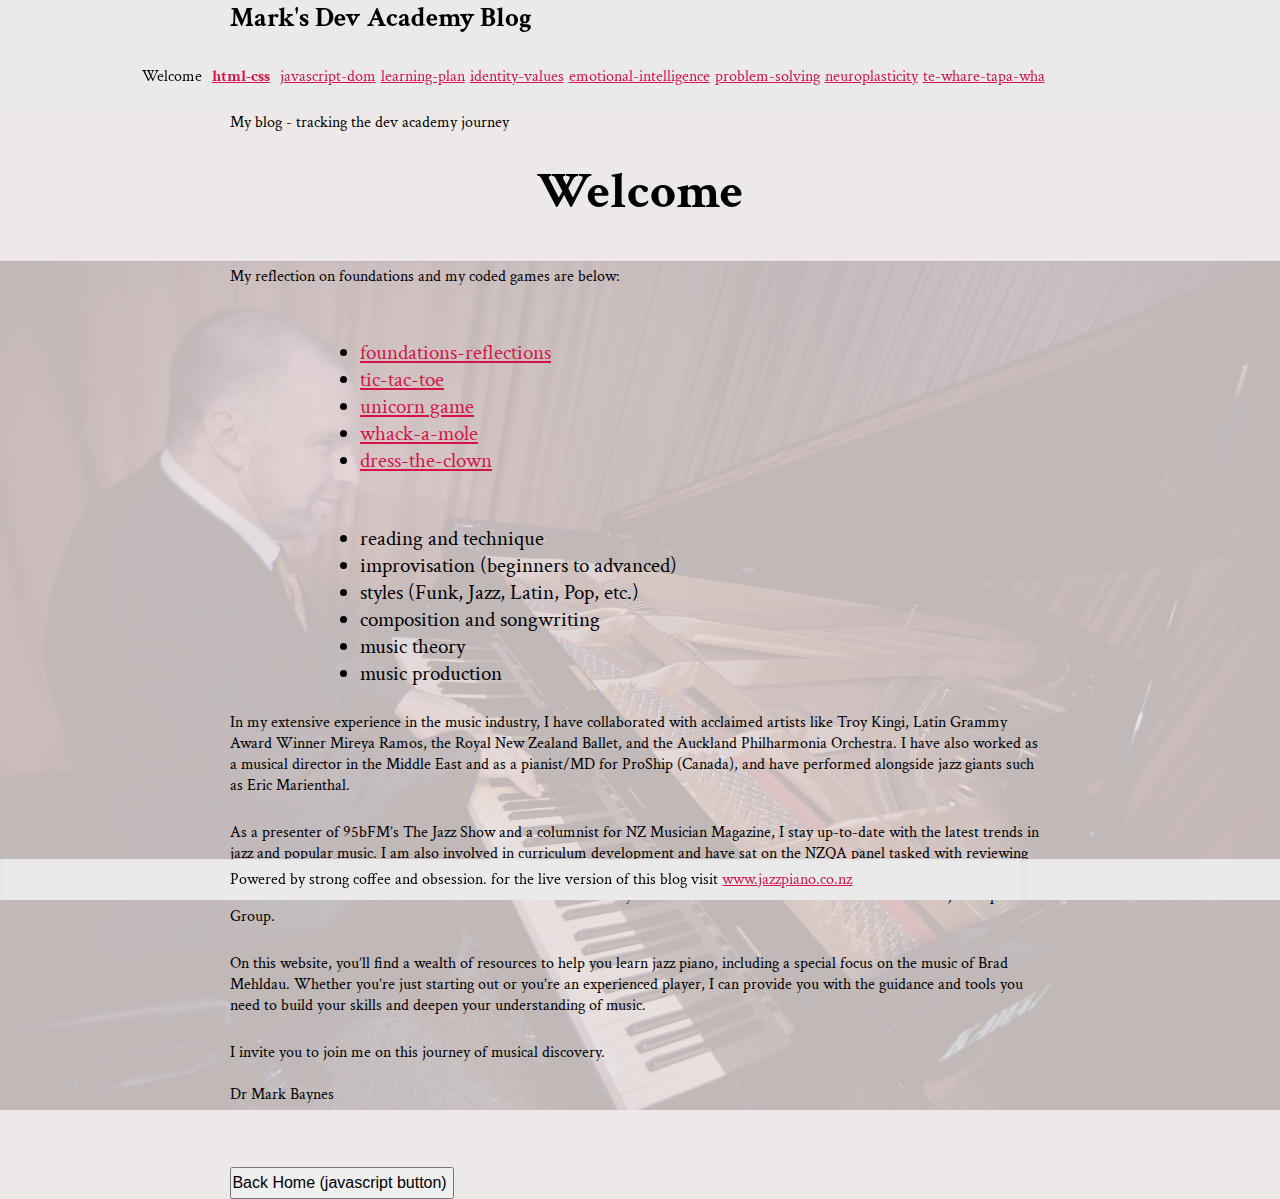
<file: index.html>
<!doctype html>
  <head>
    <title>My blog - tracking the dev academy journey</title>
    <link href="styles/main.css" rel="stylesheet" type="text/css" />
    <link href="https://fonts.googleapis.com/css2?family=Crimson+Text&display=swap" rel="stylesheet">
    <meta name="viewport" content="width=350, initial-scale=1" />


  </head>  
  <body>
    <div class="nav">
      <div class="header">
        <span class="jazzpiano">Mark's Dev Academy Blog</span>
        <div class="right-items">
          <span id="welcome">Welcome</span>
          <span class="html-css"><a href="blog/html-css.html">html-css</a></span>
          <span class="javascript-dom"><a href="blog/javascript-dom.html">javascript-dom</a></span>
          <span class="learning-plan"><a href="blog/learning-plan.html">learning-plan</a></span>
          <span class="identity-values"><a href="blog/identity-values.html">identity-values</a></span>
          <span class="emotional-intelligence"><a href="blog/emotional-intelligence.html">emotional-intelligence</a></span>
          <span class="problem-solving"><a href="blog/problem-solving.html">problem-solving</a></span>
          <span class="neuroplasticity"><a href="blog/neuroplasticity.html">neuroplasticity</a></span>
          <span class="nte-whare-tapa-wha"><a href="blog/te-whare-tapa-wha.html">te-whare-tapa-wha</a></span>
        </div>
      </div>
    </div>
    <div class="specialising">My blog - tracking the dev academy journey</div>
    <div class="welcome-header">Welcome</div>
  <div class="content">
    <div class="background-image">
    <p>My reflection on foundations and my coded games are below: </p>
    <p>
<ul class="indented-list">
       <li><a href="blog/foundations-reflections.html">foundations-reflections</a></li>
          <li><a href="https://www.jazzpiano.co.nz/ttt/">tic-tac-toe</a></li>
          <li><a href="https://www.jazzpiano.co.nz/unicorn/">unicorn game</a></li>
          <li><a href="https://www.jazzpiano.co.nz/whack/">whack-a-mole</a></li>
          <li><a href="https://www.jazzpiano.co.nz/clown/">dress-the-clown</a></li></ul>
          </p>
    
    <ul class="indented-list">
      <li>reading and technique</li>
      <li>improvisation (beginners to advanced)</li>
      <li>styles (Funk, Jazz, Latin, Pop, etc.)</li>
      <li>composition and songwriting</li>
      <li>music theory</li>
      <li>music production</li>
    </ul>
    <p>
      In my extensive experience in the music industry, I have collaborated with acclaimed artists like Troy Kingi, Latin Grammy Award Winner Mireya Ramos, the Royal New Zealand Ballet, and the Auckland Philharmonia Orchestra. I have also worked as a musical director in the Middle East and as a pianist/MD for ProShip (Canada), and have performed alongside jazz giants such as Eric Marienthal.
    </p>
    <p>As a presenter of 95bFM’s The Jazz Show and a columnist for NZ Musician Magazine, I stay up-to-date with the latest trends in jazz and popular music. I am also involved in curriculum development and have sat on the NZQA panel tasked with reviewing unit standards for music technology L1-3. I run Networks of Expertise workshops teaching popular music analysis to secondary school teachers and review achievement standards at secondary school level at NCEA levels 1-3 on the Music Subject Experts Group.</p>
    <p>On this website, you’ll find a wealth of resources to help you learn jazz piano, including a special focus on the music of Brad Mehldau. Whether you’re just starting out or you’re an experienced player, I can provide you with the guidance and tools you need to build your skills and deepen your understanding of music.</p>
    <p>I invite you to join me on this journey of musical discovery.<br><br>
    Dr Mark Baynes</p>
    </div>
  </div>
  <div class="footer">Powered by strong coffee and obsession. for the live version of this blog visit <a href="https://www.jazzpiano.co.nz" target="_blank">www.jazzpiano.co.nz</a></div>
    <button class="button" id="backHomeButton">Back Home (javascript button)</button>
    <script src="../javascript.js"></script>
  </body>
</html>
</file>
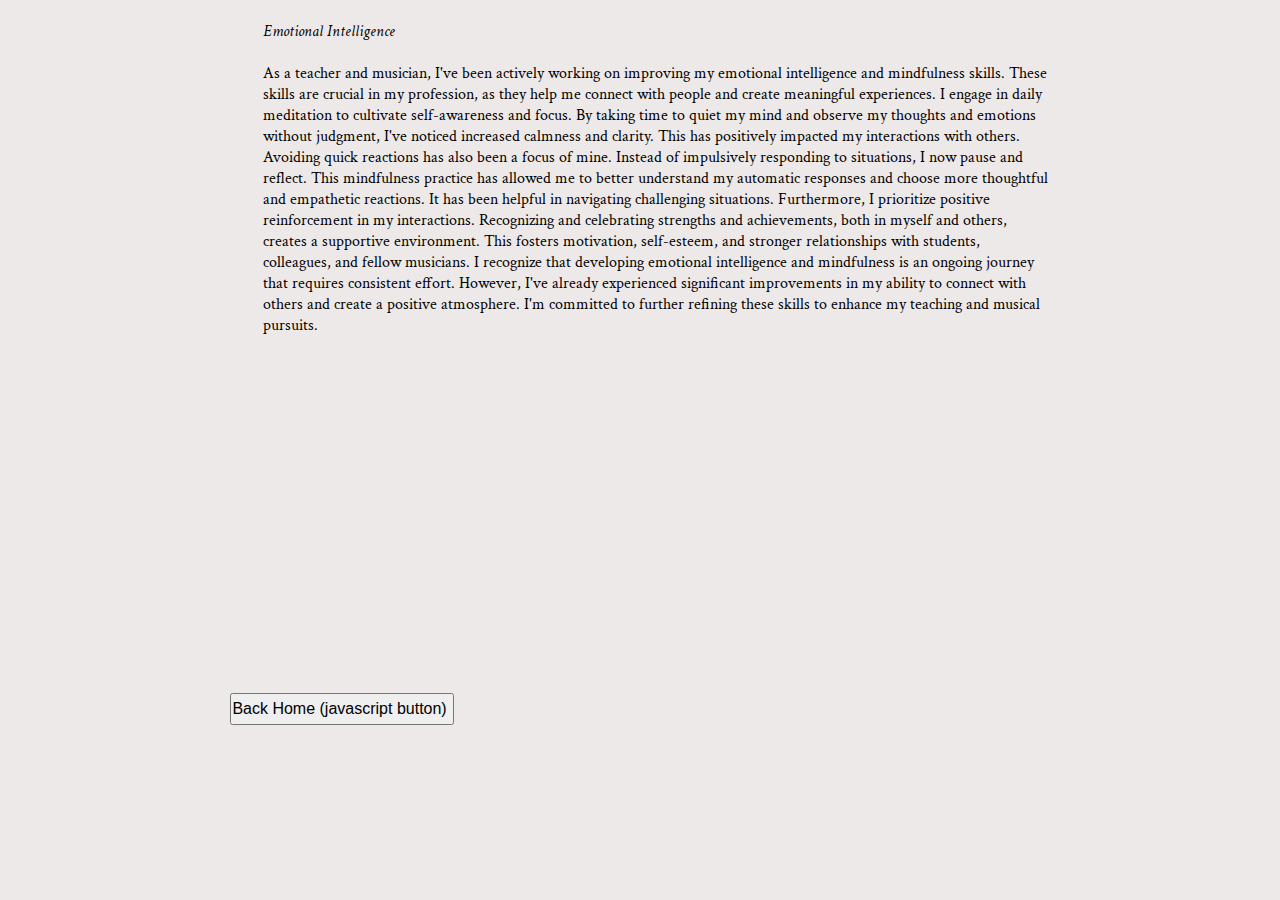
<file: blog/emotional-intelligence.html>
<!DOCTYPE html>
<html lang="en">

<head>
  <meta charset="UTF-8">
  <meta name="viewport" content="width=device-width, initial-scale=1.0">
  <link href="../styles/main.css" rel="stylesheet" type="text/css">
  <link href="https://fonts.googleapis.com/css2?family=Crimson+Text&display=swap" rel="stylesheet">
  <title>Emotional Intelligence</title>
</head>

<body>
  <ol>
    <div class="default-blog-paragraph">
      <em>Emotional Intelligence</em><br><br>
      As a teacher and musician, I've been actively working on improving my emotional intelligence and mindfulness skills.
      These skills are crucial in my profession, as they help me connect with people and create meaningful experiences. I
      engage in daily meditation to cultivate self-awareness and focus. By taking time to quiet my mind and observe my
      thoughts and emotions without judgment, I've noticed increased calmness and clarity. This has positively impacted my
      interactions with others.
      
      Avoiding quick reactions has also been a focus of mine. Instead of impulsively responding to situations, I now pause and
      reflect. This mindfulness practice has allowed me to better understand my automatic responses and choose more thoughtful
      and empathetic reactions. It has been helpful in navigating challenging situations.
      
      Furthermore, I prioritize positive reinforcement in my interactions. Recognizing and celebrating strengths and
      achievements, both in myself and others, creates a supportive environment. This fosters motivation, self-esteem, and
      stronger relationships with students, colleagues, and fellow musicians.
      
      I recognize that developing emotional intelligence and mindfulness is an ongoing journey that requires consistent
      effort. However, I've already experienced significant improvements in my ability to connect with others and create a
      positive atmosphere. I'm committed to further refining these skills to enhance my teaching and musical pursuits.<br><br>
      <em></em><br>
      <br><br>
      <em></em><br>
      <br><br>
      <em></em><br>
      <br><br>
      <em></em><br>
      <br><br>
      <em></em><br>
      <br><br>
    </div>
  </ol>
  <button class="button" id="backHomeButton">Back Home (javascript button)</button>
  <script src="../javascript.js"></script>
</body>

</html>
</file>
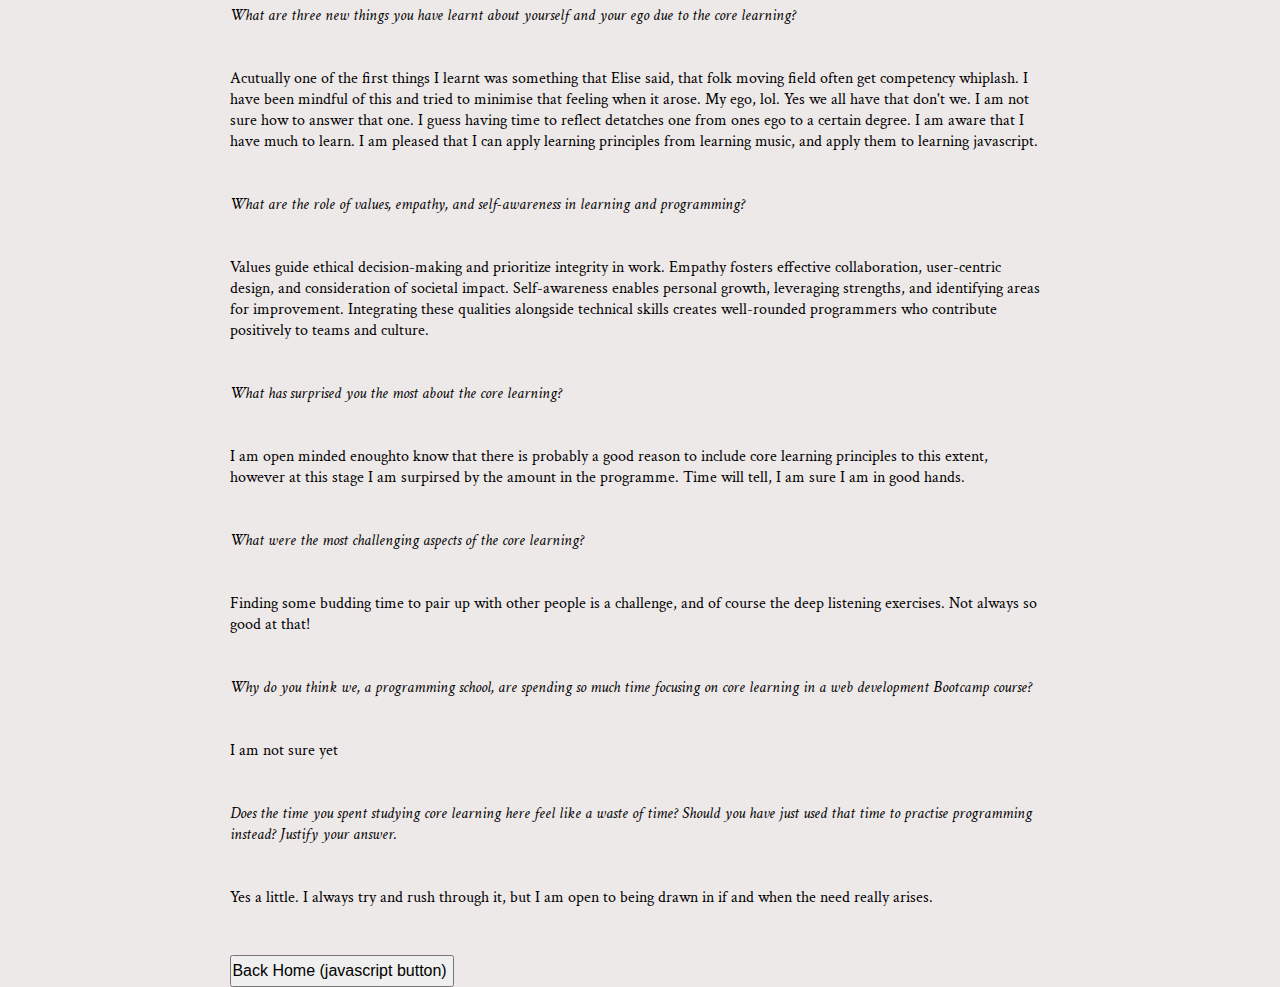
<file: blog/foundations-reflections.html>
<!DOCTYPE html>
<html lang="en">

<head>
  <meta charset="UTF-8">
  <meta name="viewport" content="width=device-width, initial-scale=1.0">
  <link href="../styles/main.css" rel="stylesheet" type="text/css">
  <link href="https://fonts.googleapis.com/css2?family=Crimson+Text&display=swap" rel="stylesheet">
  <title>Foundations Reflections</title>
</head>

<body>
  <div class="default-blog-paragraph">
    <em>What are three new things you have learnt about yourself and your ego due to the core learning?</em>
    <p></p>
    Acutually one of the first things I learnt was something that Elise said, that folk moving field often get competency whiplash. 
    I have been mindful of this and tried to minimise that feeling when it arose. My ego, lol. Yes we all have that don't we. 
    I am not sure how to answer that one. I guess having time to reflect detatches one from ones ego to a certain degree. I am aware that I have much to learn.
    I am pleased that I can apply learning principles from learning music, and apply them to learning javascript.<p></p>
    <em>What are the role of values, empathy, and self-awareness in learning and programming?</em>
    <p></p>
    Values guide ethical decision-making and prioritize integrity in work.
    Empathy fosters effective collaboration, user-centric design, and consideration of societal impact.
    Self-awareness enables personal growth, leveraging strengths, and identifying areas for improvement.
    Integrating these qualities alongside technical skills creates well-rounded programmers who contribute positively to
    teams and culture.<p></p>
   
    <em>What has surprised you the most about the core learning?</em>
    <p></p>
    I am open minded enoughto know that there is probably a good reason to include core learning principles to this extent, 
    however at this stage I am surpirsed by the amount in the programme. Time will tell, I am sure I am in good hands.
    <p></p>
    <em>What were the most challenging aspects of the core learning?</em><p></p>
    Finding some budding time to pair up with other people is a challenge, and of course the deep listening exercises. Not always so good at that!
    <p></p>
    <em>Why do you think we, a programming school, are spending so much time focusing on core learning in a web development
    Bootcamp course?</em><p></p>
I am not sure yet
<p></p>
    <em>Does the time you spent studying core learning here feel like a waste of time? Should you have just used that time to
    practise programming instead? Justify your answer.</em><p></p>
Yes a little. I always try and rush through it, but I am open to being drawn in if and when the need really arises.
    <p></p>
  </div>
  <button class="button" id="backHomeButton">Back Home (javascript button)</button>
  <script src="../javascript.js"></script>
</body>

</html>
</file>
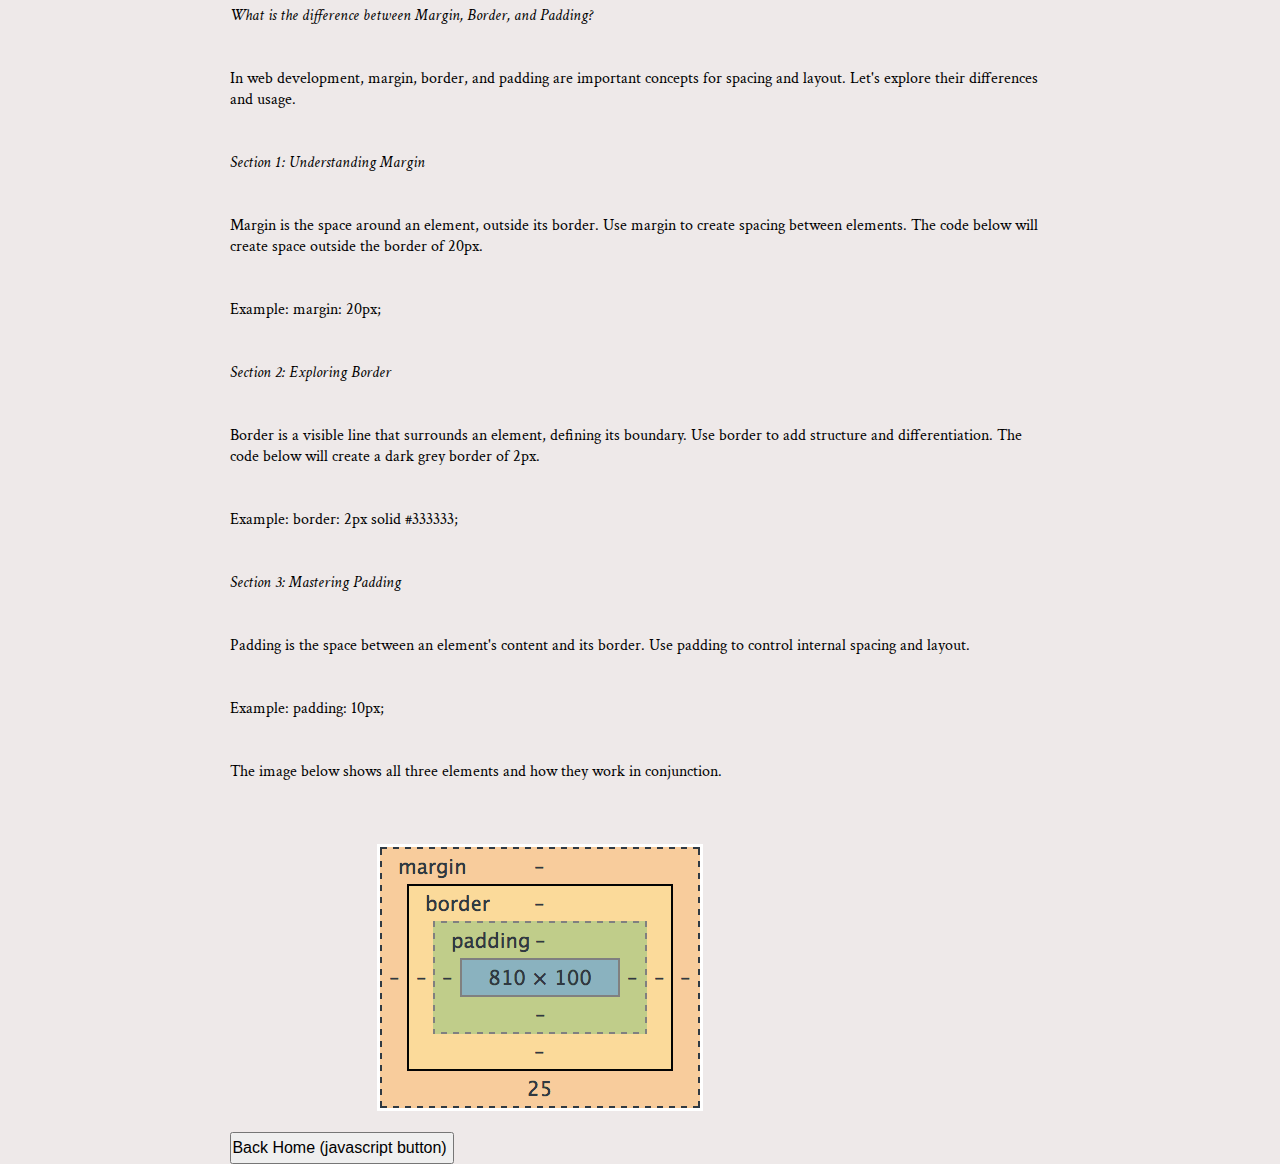
<file: blog/html-css.html>
<!DOCTYPE html>
<html lang="en">
<head>
  <meta charset="UTF-8">
  <meta name="viewport" content="width=device-width, initial-scale=1.0">
  <link href="../styles/main.css" rel="stylesheet" type="text/css">
  <link href="https://fonts.googleapis.com/css2?family=Crimson+Text&display=swap" rel="stylesheet">
  <title>Identity Values</title>
</head>
<body>
  <div class="default-blog-paragraph">
    <em>What is the difference between Margin, Border, and Padding?</em><p></p>
    In web development, margin, border, and padding are important concepts for spacing and layout. Let's explore their differences and usage.<p></p>
    <em>Section 1: Understanding Margin</em><p></p>
    Margin is the space around an element, outside its border. Use margin to create spacing between elements. The code below will create space outside the border of 20px.<p></p>
    Example: margin: 20px;<p></p>
    <em>Section 2: Exploring Border</em><p></p>
    Border is a visible line that surrounds an element, defining its boundary. Use border to add structure and differentiation. The code below will create a dark grey border of 2px.<p></p>
    Example: border: 2px solid #333333;<p></p>
    <em>Section 3: Mastering Padding</em><p></p>
    Padding is the space between an element's content and its border. Use padding to control internal spacing and layout.<p></p>
    Example: padding: 10px;<p></p>
    The image below shows all three elements and how they work in conjunction.<p></p>
    <img class="image" src="../images/margin-border-padding.png" alt="A visual representation of margin, border, and padding">
  </div>
    <button class="button" id="backHomeButton">Back Home (javascript button)</button>
    <script src="../javascript.js"></script>
</body>
</html>
</file>
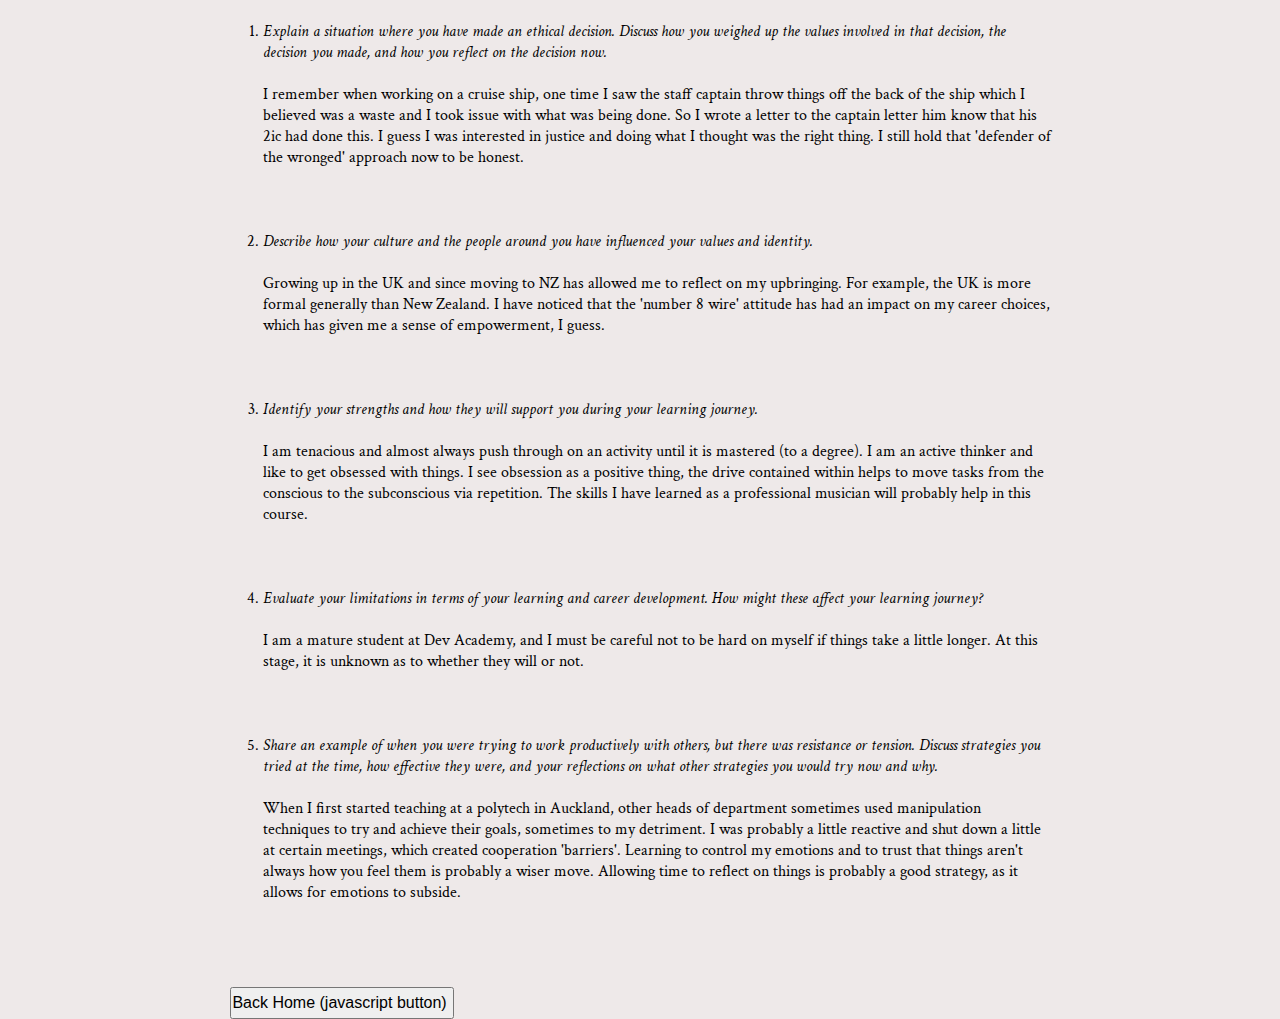
<file: blog/identity-values.html>
<!DOCTYPE html>
<html lang="en">
<head>
    <meta charset="UTF-8">
    <meta name="viewport" content="width=device-width, initial-scale=1.0">
    <link href="../styles/main.css" rel="stylesheet" type="text/css">
    <link href="https://fonts.googleapis.com/css2?family=Crimson+Text&display=swap" rel="stylesheet">
    <title>Identity Values</title>
</head>
<body>
    <ol>
        <div class="default-blog-paragraph">
            <li><em>Explain a situation where you have made an ethical decision. Discuss how you weighed up the values involved in that decision, the decision you made, and how you reflect on the decision now.</em></li><br>
            I remember when working on a cruise ship, one time I saw the staff captain throw things off the back of the ship which I believed was a waste and I took issue with what was being done. So I wrote a letter to the captain letter him know that his 2ic had done this. I guess I was interested in justice and doing what I thought was the right thing. I still hold that 'defender of the wronged' approach now to be honest.</p><br>
            <li><em>Describe how your culture and the people around you have influenced your values and identity.</em></li><br>
            Growing up in the UK and since moving to NZ has allowed me to reflect on my upbringing. For example, the UK is more formal generally than New Zealand. I have noticed that the 'number 8 wire' attitude has had an impact on my career choices, which has given me a sense of empowerment, I guess.</p><br>
            <li><em>Identify your strengths and how they will support you during your learning journey.</em></li><br>
            I am tenacious and almost always push through on an activity until it is mastered (to a degree). I am an active thinker and like to get obsessed with things. I see obsession as a positive thing, the drive contained within helps to move tasks from the conscious to the subconscious via repetition. The skills I have learned as a professional musician will probably help in this course.</p><br>
            <li><em>Evaluate your limitations in terms of your learning and career development. How might these affect your learning journey?</em></li><br>
            I am a mature student at Dev Academy, and I must be careful not to be hard on myself if things take a little longer. At this stage, it is unknown as to whether they will or not.</p><br>
            <li><em>Share an example of when you were trying to work productively with others, but there was resistance or tension. Discuss strategies you tried at the time, how effective they were, and your reflections on what other strategies you would try now and why.</em></li><br>
            When I first started teaching at a polytech in Auckland, other heads of department sometimes used manipulation techniques to try and achieve their goals, sometimes to my detriment. I was probably a little reactive and shut down a little at certain meetings, which created cooperation 'barriers'. Learning to control my emotions and to trust that things aren't always how you feel them is probably a wiser move. Allowing time to reflect on things is probably a good strategy, as it allows for emotions to subside.</p><br>
        </div>
    </ol>
  <button class="button" id="backHomeButton">Back Home (javascript button)</button>
  <script src="../javascript.js"></script>
</body>
</html>
</file>
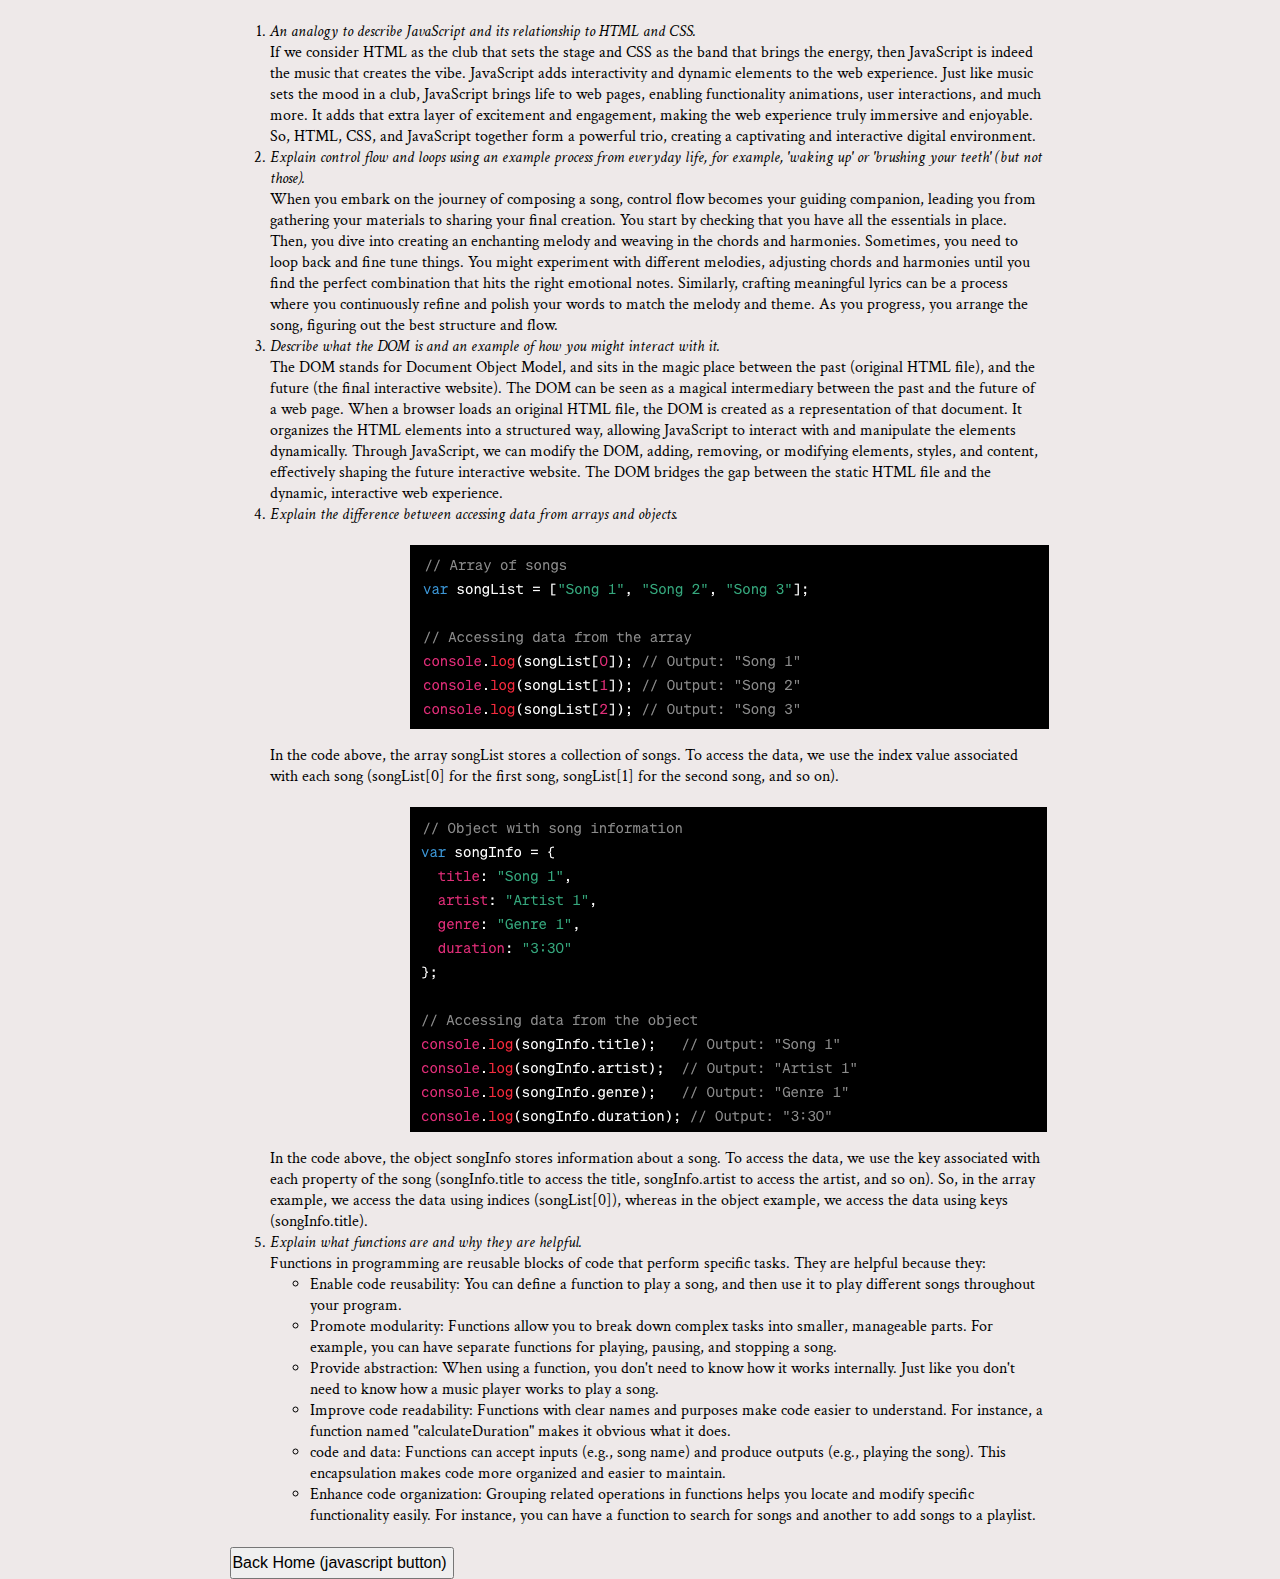
<file: blog/javascript-dom.html>
<!DOCTYPE html>
<html>
  <head>
    <meta charset="UTF-8">
    <meta name="viewport" content="width=device-width, initial-scale=1.0">
    <link href="../styles/main.css" rel="stylesheet" type="text/css">
    <link href="https://fonts.googleapis.com/css2?family=Crimson+Text&display=swap" rel="stylesheet">
    <title>javascript-dom</title>
</head>
  
  <body>
    <div class="default-blog-paragraph">
      <ol>
        <li><em>An analogy to describe JavaScript and its relationship to HTML and CSS.</em></li>
      If we consider HTML as the club that sets the stage and CSS as the band that brings the energy, then JavaScript is indeed the music that creates the vibe. JavaScript adds interactivity and dynamic elements to the web experience. Just like music sets the mood in a club, JavaScript brings life to web pages, enabling functionality animations, user interactions, and much more. It adds that extra layer of excitement and engagement, making the web experience truly immersive and enjoyable. So, HTML, CSS, and JavaScript together form a powerful trio, creating a captivating and interactive digital environment.
        <li><em>Explain control flow and loops using an example process from everyday life, for example, 'waking up' or 'brushing your teeth' (but not those).</em></li>
      When you embark on the journey of composing a song, control flow becomes your guiding companion, leading you from gathering your materials to sharing your final creation. You start by checking that you have all the essentials in place. Then, you dive into creating an enchanting melody and weaving in the chords and harmonies. Sometimes, you need to loop back and fine tune things. You might experiment with different melodies, adjusting chords and harmonies until you find the perfect combination that hits the right emotional notes. Similarly, crafting meaningful lyrics can be a process where you continuously refine and polish your words to match the melody and theme. As you progress, you arrange the song, figuring out the best structure and flow.      
        <li><em>Describe what the DOM is and an example of how you might interact with it.</em></li>
      The DOM stands for Document Object Model, and sits in the magic place between the past (original HTML file), and the future (the final interactive website). The DOM can be seen as a magical intermediary between the past and the future of a web page. When a browser loads an original HTML file, the DOM is created as a representation of that document. It organizes the HTML elements into a structured way, allowing JavaScript to interact with and manipulate the elements dynamically. Through JavaScript, we can modify the DOM, adding, removing, or modifying elements, styles, and content, effectively shaping the future interactive website. The DOM bridges the gap between the static HTML file and the dynamic, interactive web experience.
        <li><em>Explain the difference between accessing data from arrays and objects.</em></li>
          <img class="image" src="../images/array-of-songs.png" alt="Songs represented as an array">
      In the code above, the array songList stores a collection of songs. To access the data, we use the index value associated with each song (songList[0] for the first song, songList[1] for the second song, and so on).
      <img class="image" src="../images/objects-and-songs.png" alt="Songs and their metadata represented as objects">
      In the code above, the object songInfo stores information about a song. To access the data, we use the key associated with each property of the song (songInfo.title to access the title, songInfo.artist to access the artist, and so on).

      So, in the array example, we access the data using indices (songList[0]), whereas in the object example, we access the data using keys (songInfo.title).
        <li><em>Explain what functions are and why they are helpful.</em></li>
        Functions in programming are reusable blocks of code that perform specific tasks. They are helpful because they:

        <ul><li>Enable code reusability: You can define a function to play a song, and then use it to play different songs throughout your program.</li>
        
        <li>Promote modularity: Functions allow you to break down complex tasks into smaller, manageable parts. For example, you can have separate functions for playing, pausing, and stopping a song.</li>
        
        <li>Provide abstraction: When using a function, you don't need to know how it works internally. Just like you don't need to know how a music player works to play a song.</li>
        
        <li>Improve code readability: Functions with clear names and purposes make code easier to understand. For instance, a function named "calculateDuration" makes it obvious what it does.</li>
        
        <li>code and data: Functions can accept inputs (e.g., song name) and produce outputs (e.g., playing the song). This encapsulation makes code more organized and easier to maintain.</li>
        
        <li>Enhance code organization: Grouping related operations in functions helps you locate and modify specific functionality easily. For instance, you can have a function to search for songs and another to add songs to a playlist.</li> 
        </ul>
      </ol>
    </div>

    
    <button class="button" id="backHomeButton">Back Home (javascript button)</button>
    <script src="../javascript.js"></script>
  </body>
</html>
</file>
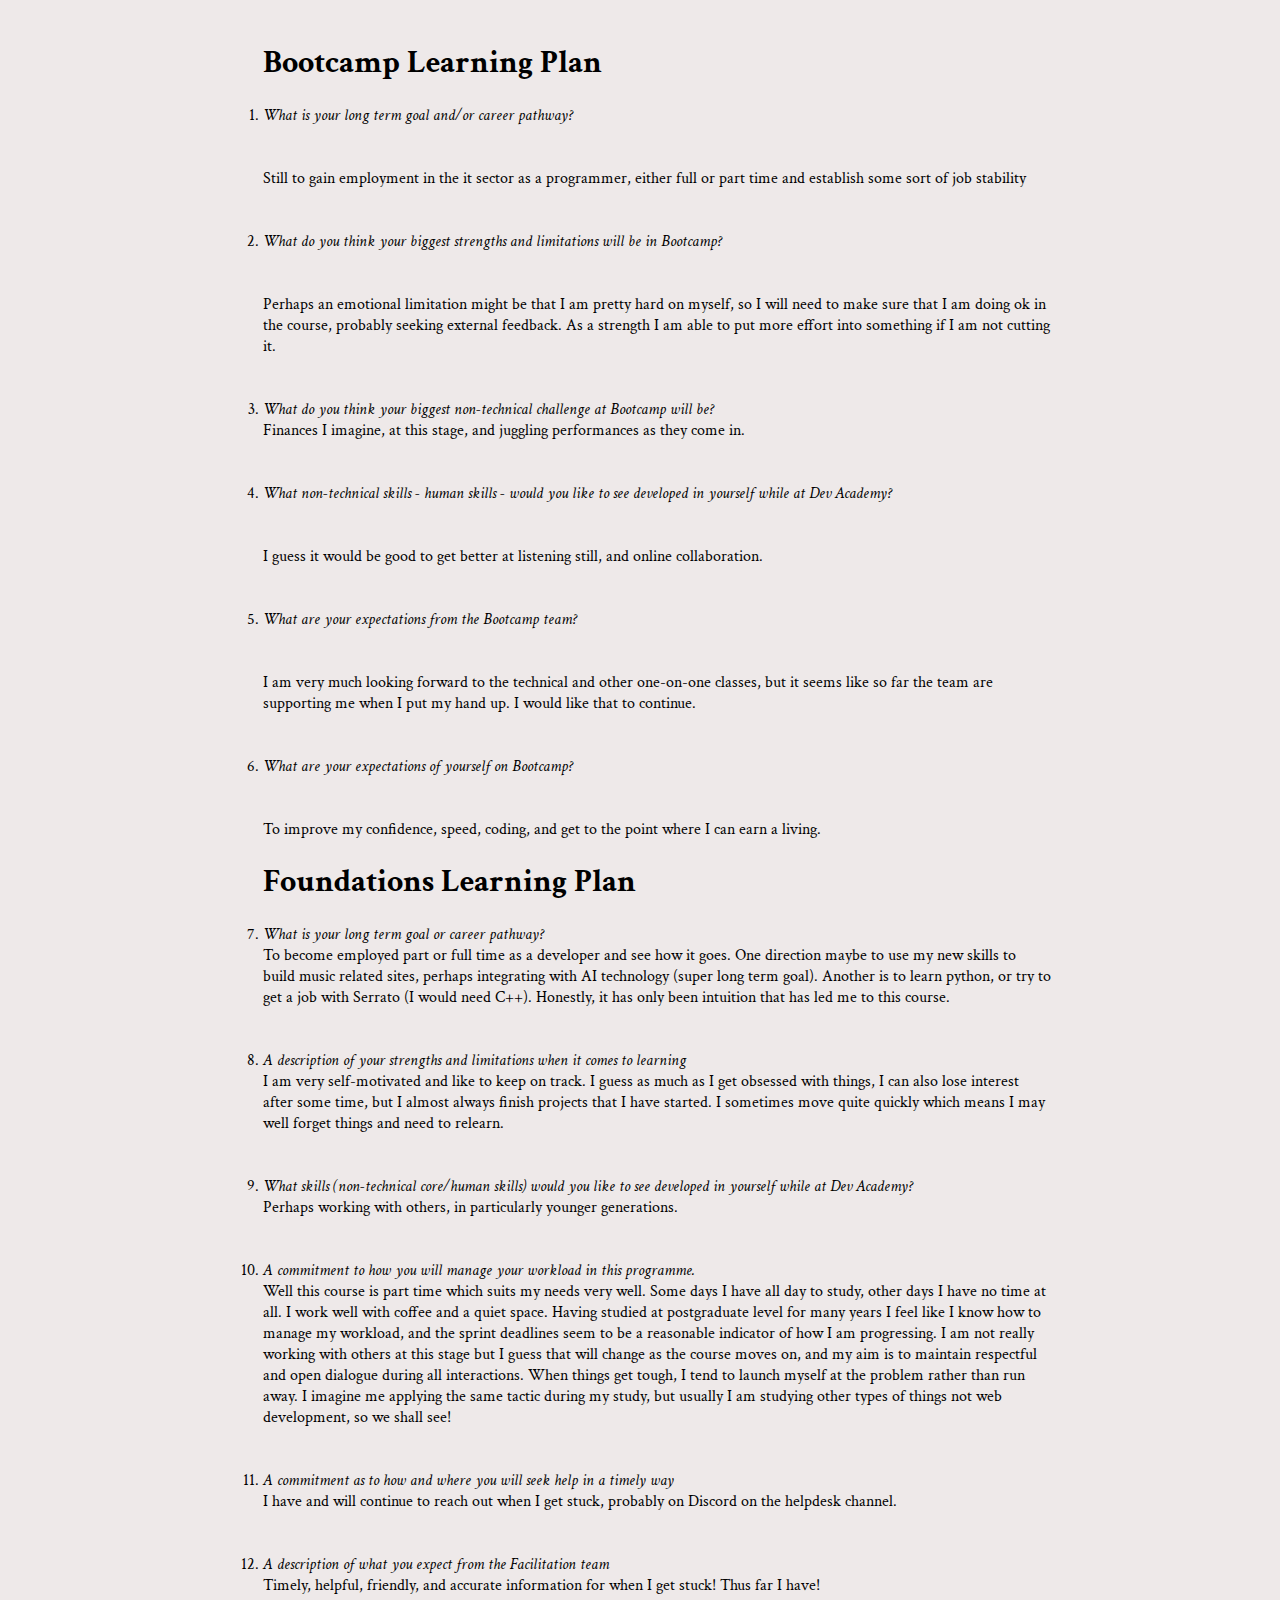
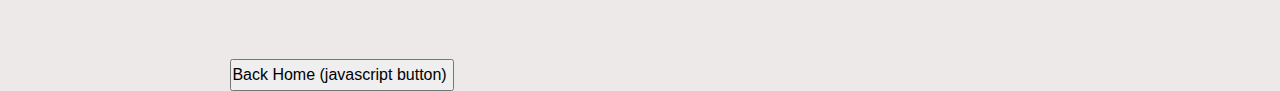
<file: blog/learning-plan.html>
<!DOCTYPE html>
<html lang="en">
    <head>
        <meta charset="UTF-8">
        <meta name="viewport" content="width=device-width, initial-scale=1.0">
        <link href="../styles/main.css" rel="stylesheet" type="text/css">
        <link href="https://fonts.googleapis.com/css2?family=Crimson+Text&display=swap" rel="stylesheet">
        <title>Learning Plan</title>
    </head>
    <body>
      <ol><div class="default-blog-paragraph">
      <h1>Bootcamp Learning Plan</h1>

      <li><em>What is your long term goal and/or career pathway?</em></li><p></p>
      Still to gain employment in the it sector as a programmer, either full or part time and establish some sort of job stability<p></p>
      <li><em>What do you think your biggest strengths and limitations will be in Bootcamp?</em></li><p></p>
      Perhaps an emotional limitation might be that I am pretty hard on myself, so I will need to make sure that I am doing ok in the course, probably seeking external feedback. 
      As a strength I am able to put more effort into something if I am not cutting it.<p></p>
      <li><em>What do you think your biggest non-technical challenge at Bootcamp will be?</em></li>
      Finances I imagine, at this stage, and juggling performances as they come in.<p></p>
      <li><em>What non-technical skills - human skills - would you like to see developed in yourself while at Dev Academy?</em><p></p>
      I guess it would be good to get better at listening still, and online collaboration.<p></p>
      <li><em>What are your expectations from the Bootcamp team?</em></li><p></p>
      I am very much looking forward to the technical and other one-on-one classes, but it seems like so far the team are supporting me when I put my hand up.
      I would like that to continue.<p></p>
      <li><em>What are your expectations of yourself on Bootcamp?</em></li><p></p>
        To improve my confidence, speed, coding, and get to the point where I can earn a living.
      <h1>Foundations Learning Plan</h1>
        <li><em>What is your long term goal or career pathway?</em></li>
      To become employed part or full time as a developer and see how it goes. One direction maybe to use my new skills to build music related sites, perhaps integrating with AI technology (super long term goal). Another is to learn python, or try to get a job with Serrato (I would need C++). Honestly, it has only been intuition that has led me to this course.<p></p>
      <li><em>A description of your strengths and limitations when it comes to learning</em></li>
      I am very self-motivated and like to keep on track. I guess as much as I get obsessed with things, I can also lose interest after some time, but I almost always finish projects that I have started. I sometimes move quite quickly which means I may well forget things and need to relearn.<p></p>
      <li><em>What skills (non-technical core/human skills) would you like to see developed in yourself while at Dev Academy?</em></li>
      Perhaps working with others, in particularly younger generations.<p></p>
      <li><em>A commitment to how you will manage your workload in this programme.</em></li>
      Well this course is part time which suits my needs very well. Some days I have all day to study, other days I have no time at all. I work well with coffee and a quiet space. Having studied at postgraduate level for many years I feel like I know how to manage my workload, and the sprint deadlines seem to be a reasonable indicator of how I am progressing. I am not really working with others at this stage but I guess that will change as the course moves on, and my aim is to maintain respectful and open dialogue during all interactions. When things get tough, I tend to launch myself at the problem rather than run away. I imagine me applying the same tactic during my study, but usually I am studying other types of things not web development, so we shall see!<p></p>
      <li><em>A commitment as to how and where you will seek help in a timely way</em></li>
      I have and will continue to reach out when I get stuck, probably on Discord on the helpdesk channel.<p></p>
      <li><em>A description of what you expect from the Facilitation team</em></li>
      Timely, helpful, friendly, and accurate information for when I get stuck! Thus far I have!<p></p>
      </div></ol>
        <button class="button" id="backHomeButton">Back Home (javascript button)</button>
        <script src="../javascript.js"></script>
    </body>
</html>
</file>
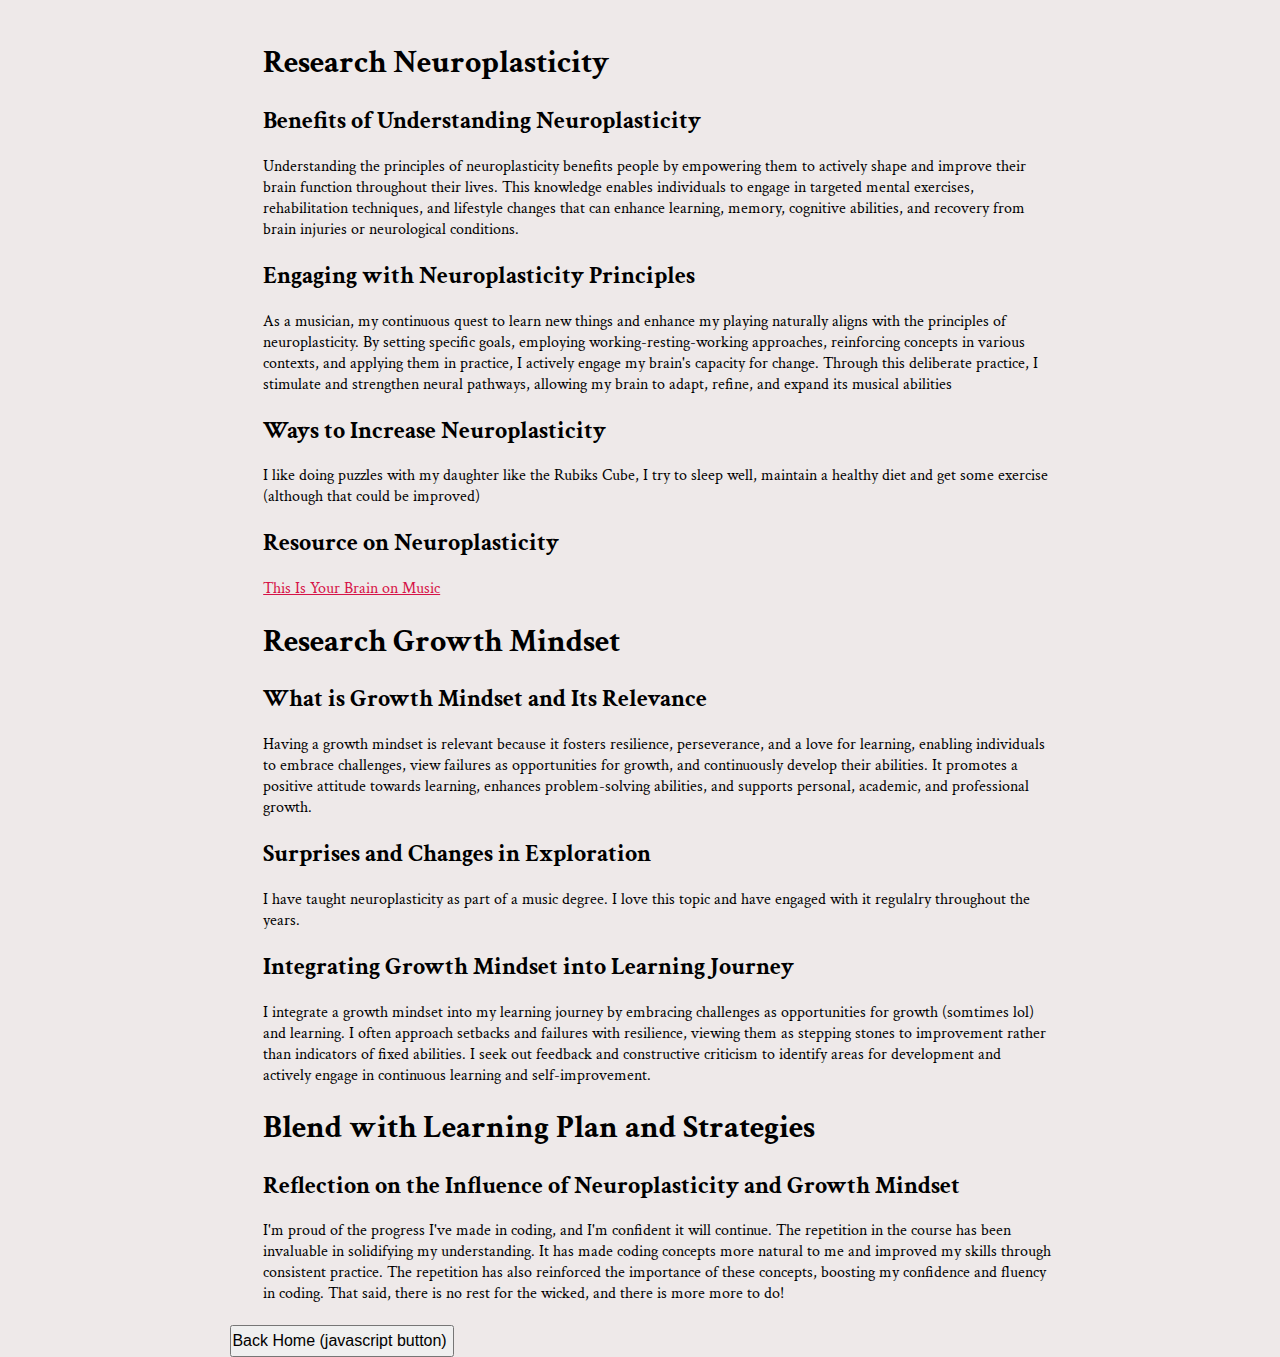
<file: blog/neuroplasticity.html>
<!DOCTYPE html>
<html lang="en">

<head>
  <meta charset="UTF-8">
  <meta name="viewport" content="width=device-width, initial-scale=1.0">
  <link href="../styles/main.css" rel="stylesheet" type="text/css">
  <link href="https://fonts.googleapis.com/css2?family=Crimson+Text&display=swap" rel="stylesheet">
  <title>Neuroplasticity</title>
</head>

<body>
  <ol>
    <div class="default-blog-paragraph">
      <h1>Research Neuroplasticity</h1>
      <h2>Benefits of Understanding Neuroplasticity</h2>
      Understanding the principles of neuroplasticity benefits people by empowering them to actively shape and improve their
      brain function throughout their lives. This knowledge enables individuals to engage in targeted mental exercises,
      rehabilitation techniques, and lifestyle changes that can enhance learning, memory, cognitive abilities, and recovery
      from brain injuries or neurological conditions.
      
      <h2>Engaging with Neuroplasticity Principles</h2>
      As a musician, my continuous quest to learn new things and enhance my playing naturally aligns with the principles of
      neuroplasticity. By setting specific goals, employing working-resting-working approaches, reinforcing concepts in
      various contexts, and applying them in practice, I actively engage my brain's capacity for change. Through this
      deliberate practice, I stimulate and strengthen neural pathways, allowing my brain to adapt, refine, and expand its
      musical abilities
      
      <h2>Ways to Increase Neuroplasticity</h2>
      I like doing puzzles with my daughter like the Rubiks Cube, I try to sleep well, 
      maintain a healthy diet and get some exercise (although that could be improved)
      
      <h2>Resource on Neuroplasticity</h2>
      <a href="https://www.amazon.com/This-Your-Brain-Music-Obsession/dp/0452288525" target="_blank">This Is Your Brain on
        Music</a>
      
      <h1>Research Growth Mindset</h1>
      <h2>What is Growth Mindset and Its Relevance</h2>
      Having a growth mindset is relevant because it fosters resilience, perseverance, and a love for learning, enabling
      individuals to embrace challenges, view failures as opportunities for growth, and continuously develop their abilities.
      It promotes a positive attitude towards learning, enhances problem-solving abilities, and supports personal, academic,
      and professional growth.
      
      <h2>Surprises and Changes in Exploration</h2>
      I have taught neuroplasticity as part of a music degree. I love this topic and have engaged with it regulalry throughout the years.
      
      <h2>Integrating Growth Mindset into Learning Journey</h2>
      I integrate a growth mindset into my learning journey by embracing challenges as opportunities for growth (somtimes lol) and
      learning. I often approach setbacks and failures with resilience, viewing them as stepping stones to improvement rather
      than indicators of fixed abilities. I seek out feedback and constructive criticism to identify areas for
      development and actively engage in continuous learning and self-improvement. 
      
      <h1>Blend with Learning Plan and Strategies</h1>
      <h2>Reflection on the Influence of Neuroplasticity and Growth Mindset</h2>
      I'm proud of the progress I've made in coding, and I'm confident it will continue. The repetition in the course has been
      invaluable in solidifying my understanding. It has made coding concepts more natural to me and improved my skills
      through consistent practice. The repetition has also reinforced the importance of these concepts, boosting my confidence
      and fluency in coding. That said, there is no rest for the wicked, and there is more more to do!

    </div>
  </ol>
  <button class="button" id="backHomeButton">Back Home (javascript button)</button>
  <script src="../javascript.js"></script>
</body>

</html>
</file>
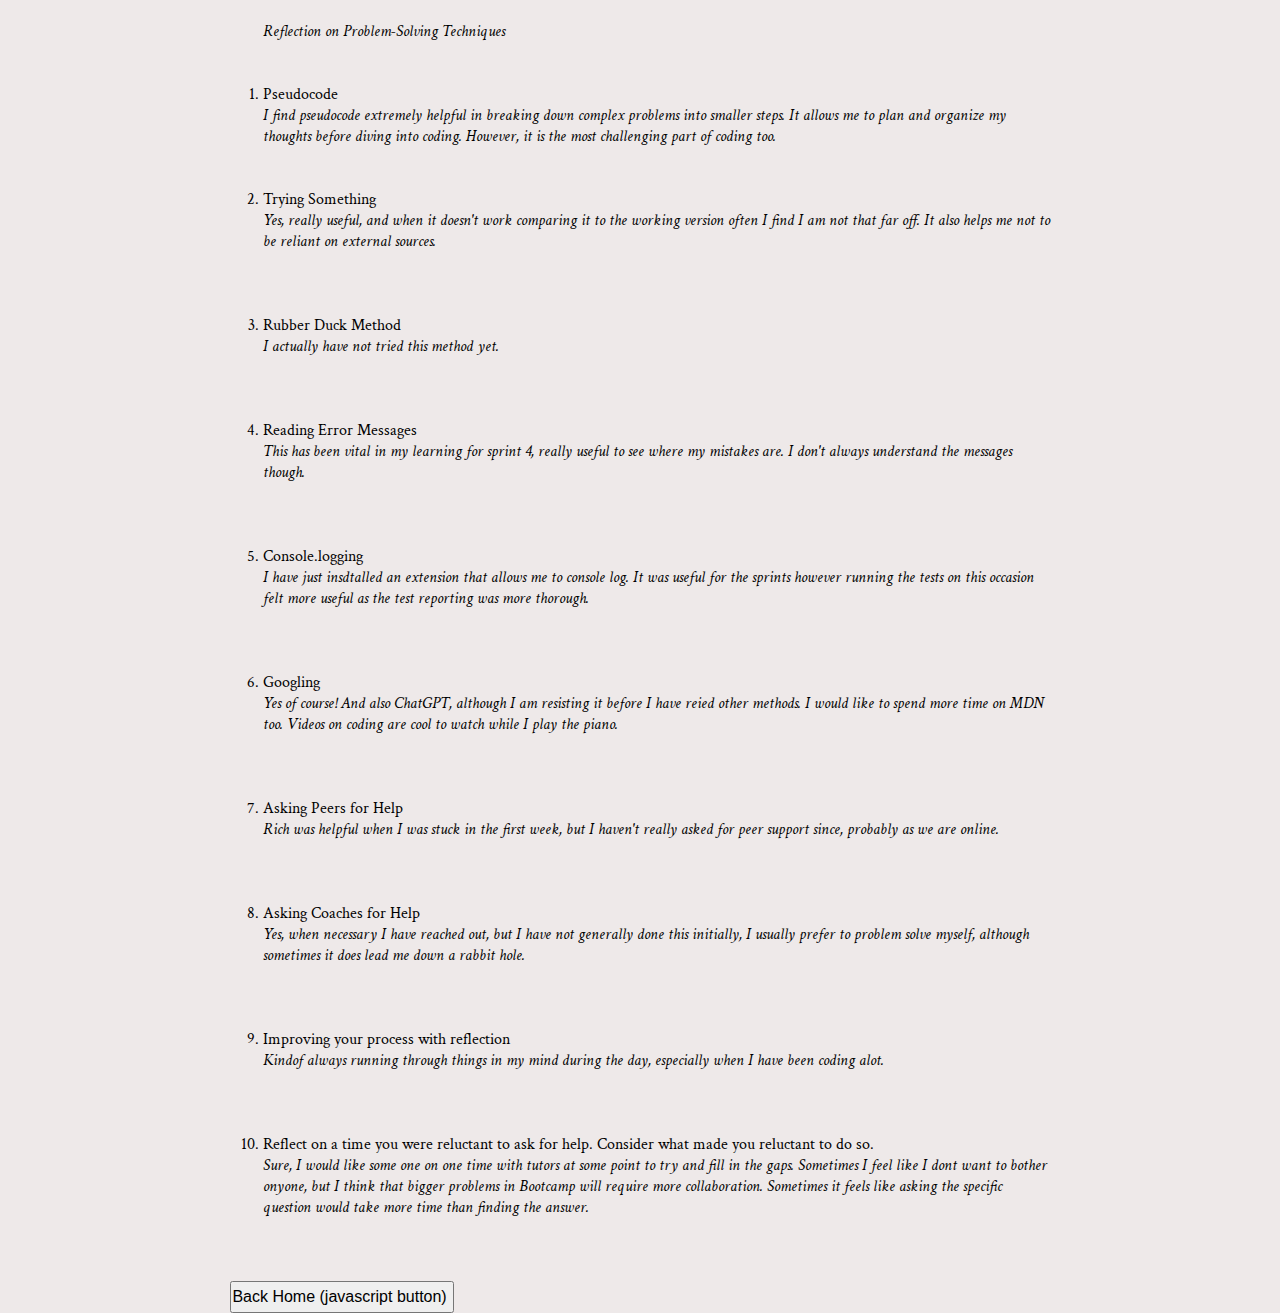
<file: blog/problem-solving.html>
<!DOCTYPE html>
<html lang="en">

<head>
  <meta charset="UTF-8">
  <meta name="viewport" content="width=device-width, initial-scale=1.0">
  <link href="../styles/main.css" rel="stylesheet" type="text/css">
  <link href="https://fonts.googleapis.com/css2?family=Crimson+Text&display=swap" rel="stylesheet">
  <title>Problem Solving</title>
</head>

<body>
  <ol>
    <div class="default-blog-paragraph">
      <em>Reflection on Problem-Solving Techniques</em><br>
      <br><br>
      <li>Pseudocode<em><br>I find pseudocode extremely helpful in breaking down complex problems into smaller steps. It allows me to plan and
      organize my thoughts before diving into coding. However, it is the most challenging part of coding too.</em></li>
      <br><br>
      <li>Trying Something<br><em>Yes, really useful, and when it doesn't work comparing it to the working version often I find I am not that far off. It also helps me not to be reliant on external sources.</em></li><br>
     <br><br>
      <li>Rubber Duck Method<br><em>I actually have not tried this method yet.</em></li><br>
      <br><br>
      <li>Reading Error Messages<br><em>This has been vital in my learning for sprint 4, really useful to see where my mistakes are. I don't always understand the messages though.</em></li><br>
     <br><br>
      <li>Console.logging<br><em>I have just insdtalled an extension that allows me to console log. It was useful for the sprints however running the tests on this occasion felt more useful as the test reporting was more thorough.</em></li><br>
      <br><br>
      <li>Googling<br><em>Yes of course! And also ChatGPT, although I am resisting it before I have reied other methods. I would like to spend more time on MDN too. Videos on coding are cool to watch while I play the piano.</em></li><br>
      <br><br>
      <li>Asking Peers for Help<br><em>Rich was helpful when I was stuck in the first week, but I haven't really asked for peer support since, probably as we are online.</em></li><br>
      <br><br>
      <li>Asking Coaches for Help<br><em>Yes, when necessary I have reached out, but I have not generally done this initially, I usually prefer to problem solve myself, although sometimes it does lead me down a rabbit hole.</em></li><br>
      <br><br>
      <li>Improving your process with reflection<br><em>Kindof always running through things in my mind during the day, especially when I have been coding alot.</em></li><br>
      <br><br>
      <li>Reflect on a time you were reluctant to ask for help. Consider what made you reluctant to do so.<br></li><em>Sure, I would like some one on one time with tutors at some point to try and fill in the gaps. Sometimes I feel like I dont want to bother onyone, but I think that bigger problems in Bootcamp will require more collaboration. Sometimes it feels like asking the specific question would take more time than finding the answer.</em></li><br>
      <br><br>
    </div>
  </ol>
  <button class="button" id="backHomeButton">Back Home (javascript button)</button>
  <script src="../javascript.js"></script>
</body>

</html>
</file>
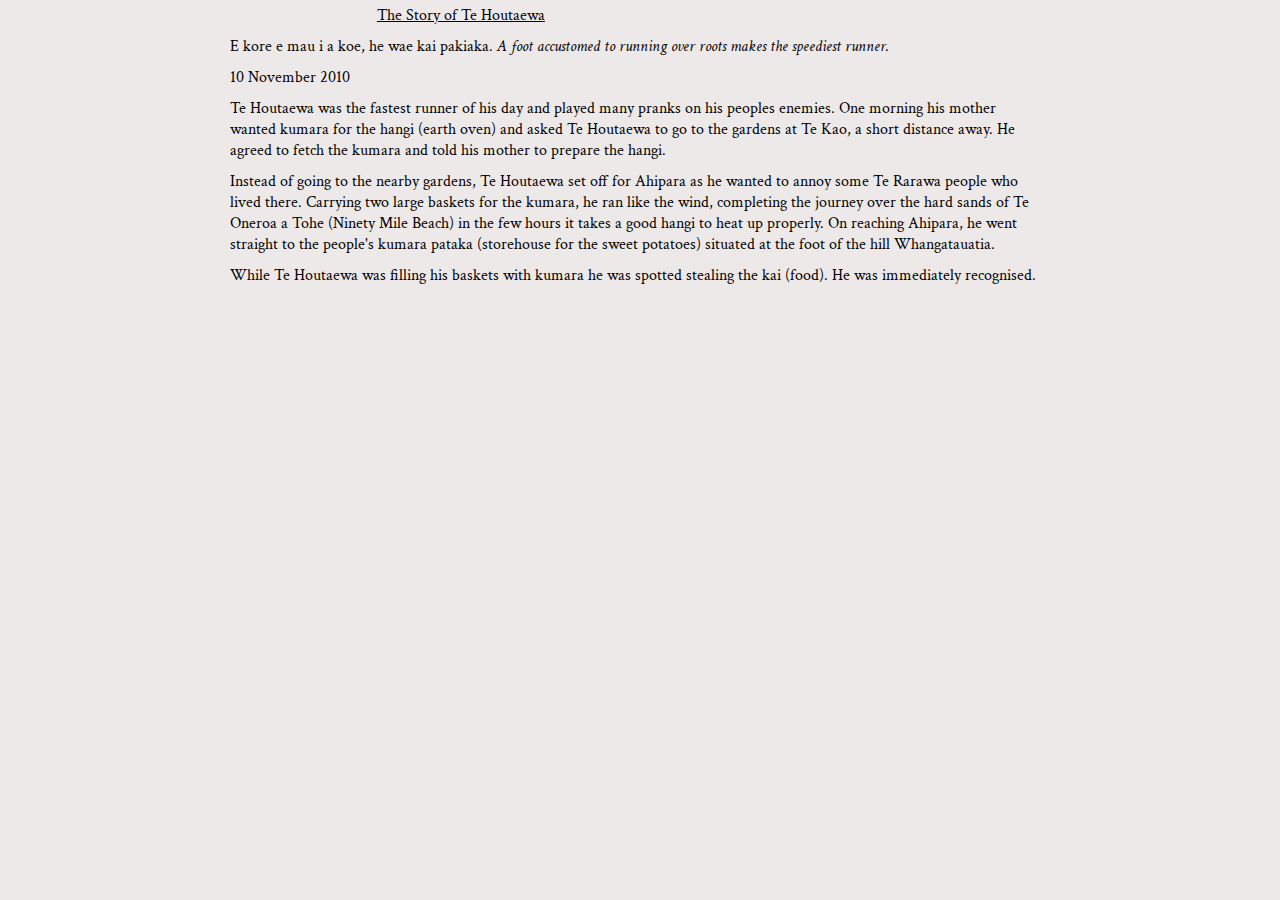
<file: blog/te-houtaewa-template.html>
<!DOCTYPE html>
<html>
  <head>
    <meta charset="UTF-8">
    <meta name="viewport" content="width=device-width, initial-scale=1.0">
    <link href="../styles/main.css" rel="stylesheet" type="text/css">
    <link href="https://fonts.googleapis.com/css2?family=Crimson+Text&display=swap" rel="stylesheet">
    <title>Stories and Legends</title>
</head>
  
  <body>
    <div class="default-blog-paragraph"><u>The Story of Te Houtaewa</u></div>
      <div class="default-blog-paragraph">E kore e mau i a koe, he wae kai pakiaka. <em>A foot accustomed to running over roots makes the speediest runner.</em></div>
        <div class="default-blog-paragraph">10 November 2010</div>
    
    <div class="default-blog-paragraph">
      Te Houtaewa was the fastest runner of his day and played many pranks on his peoples enemies. One morning his mother wanted kumara for the hangi (earth oven) and asked Te Houtaewa to go to the gardens at Te Kao, a short distance away. He agreed to fetch the kumara and told his mother to prepare the hangi.
    </div>
    <div class="default-blog-paragraph">
      Instead of going to the nearby gardens, Te Houtaewa set off for Ahipara as he wanted to annoy some Te Rarawa people who lived there. Carrying two large baskets for the kumara, he ran like the wind, completing the journey over the hard sands of Te Oneroa a Tohe (Ninety Mile Beach) in the few hours it takes a good hangi to heat up properly. On reaching Ahipara, he went straight to the people's kumara pataka (storehouse for the sweet potatoes) situated at the foot of the hill Whangatauatia.
    </div>
    <div class="default-blog-paragraph">
      While Te Houtaewa was filling his baskets with kumara he was spotted stealing the kai (food). He was immediately recognised.
    </div>
    

  
  </body>
</html>
</file>
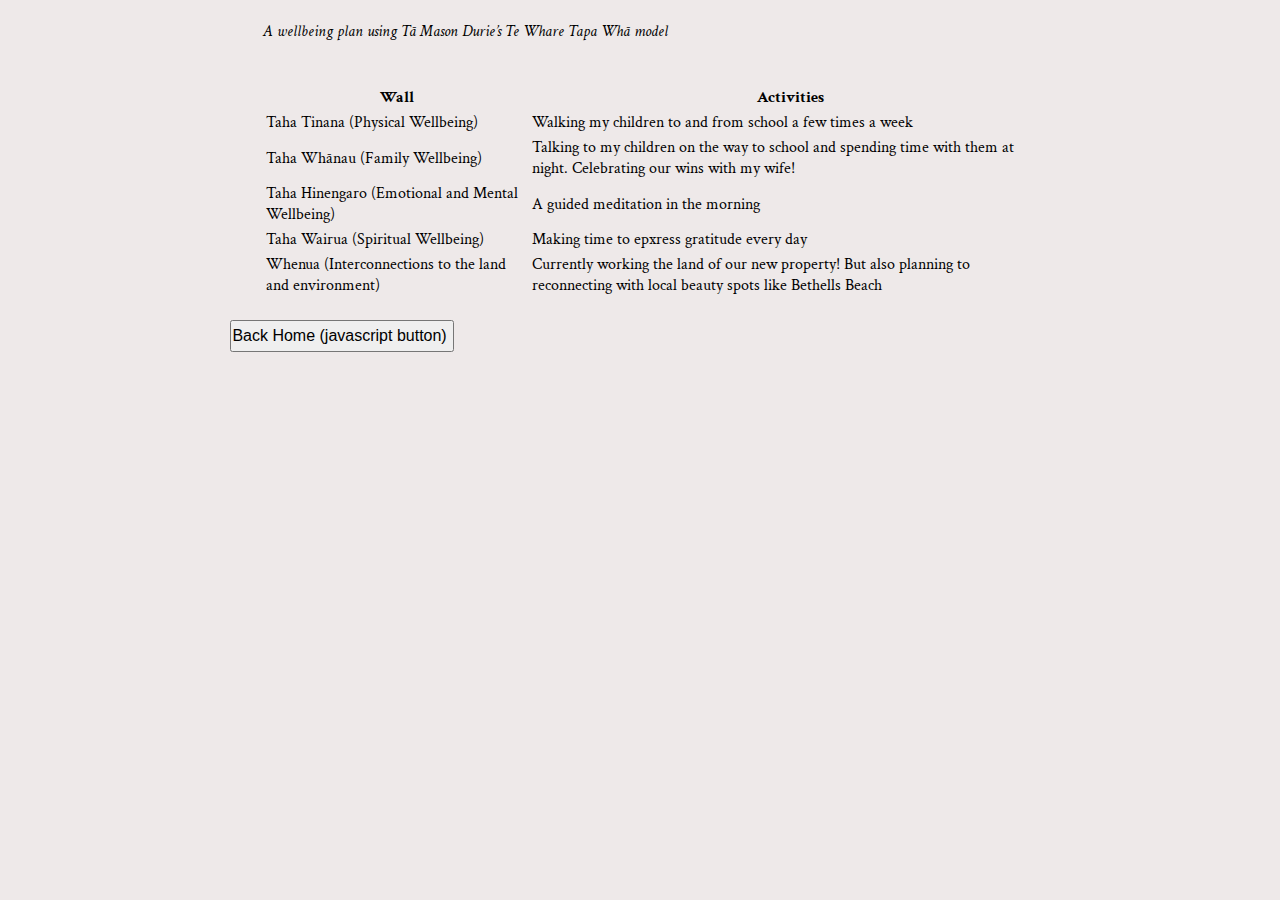
<file: blog/te-whare-tapa-wha.html>
<!DOCTYPE html>
<html lang="en">

<head>
  <meta charset="UTF-8">
  <meta name="viewport" content="width=device-width, initial-scale=1.0">
  <link href="../styles/main.css" rel="stylesheet" type="text/css">
  <link href="https://fonts.googleapis.com/css2?family=Crimson+Text&display=swap" rel="stylesheet">
  <title>Te Whare Tapa Wha</title>
</head>

<body>
  <ol>
    <div class="default-blog-paragraph">
      <em>A wellbeing plan using Tā Mason Durie’s Te Whare Tapa Whā model</em><br>
      <br><br>
      <table>
        <thead>
          <tr>
            <th>Wall</th>
            <th>Activities</th>
          </tr>
        </thead>
        <tbody>
          <tr>
            <td>Taha Tinana (Physical Wellbeing)</td>
            <td>Walking my children to and from school a few times a week</td>
          </tr>
          <tr>
            <td>Taha Whānau (Family Wellbeing)</td>
            <td>Talking to my children on the way to school and spending time with them at night. Celebrating our wins with my wife!</td>
          </tr>
          <tr>
            <td>Taha Hinengaro (Emotional and Mental Wellbeing)</td>
            <td>A guided meditation in the morning</td>
          </tr>
          <tr>
            <td>Taha Wairua (Spiritual Wellbeing)</td>
            <td>Making time to epxress gratitude every day</td>
          </tr>
          <tr>
            <td>Whenua (Interconnections to the land and environment)</td>
            <td>Currently working the land of our new property! But also planning to reconnecting with local beauty spots like Bethells Beach</td>
          </tr>
        </tbody>
      </table>
    </div>
  </ol>
  <button class="button" id="backHomeButton">Back Home (javascript button)</button>
  <script src="../javascript.js"></script>
</body>

</html>
</file>
<file: styles/main.css>
body {
  background: #eee9e9;
  font-family: 'Crimson Text', 'Calibri', serif;
  margin: 0;
}

p, u, .default-blog-paragraph {
  padding: 5px 5px 5px 0;
  font-size: 1em;
  margin-left: 18%;
  margin-right: 18%;
}

a {
  color: #D61347; /* Default link color */
}

a:hover {
  color: #D61347; /* Link color on hover */
}

.button {
  padding: 5px 5px 5px 0;
  font-size: 1em;
  margin-left: 18%;
  margin-right: 18%;

}

.background-image {
  background-image: url("../images/background-image.png");
  background-size: 100%;
  margin: 0;
  background-repeat: no-repeat;
  background-position: top;
  background-color: rgba(186, 175, 175, 0.85);
}

.welcome-header {
  padding: 20px;
  text-align: center;
  font-size: 3.2em;
  font-weight: bold;
}

.jazzpiano {
  padding: 20px 5px 0 18%;
  font-size: 1.7em;
  font-weight: bold;
}

.specialising {
  padding: 5px 5px 5px 0;
  font-size: 1em;
  margin-left: 18%;
  margin-right: 18%;
}

.welcome,
.html-css,
.discography,
.blog,
.testimonials,
.contact {
  padding: 5px;
  color: #D61347;
  font-weight: bold;
}

.button

.header {
  display: flex;
  justify-content: space-between;
  align-items: center;
}

.right-items {
  padding: 5px;
  display: flex;
  margin-top: 20px;
  margin-right: 18%;
}

.right-items span {
  margin-left: 5px; 
}

.h2,
.image {
  margin: 0;
  color: black;
  font-size: 1.3em;
  font-weight: bold;
  padding: 20px 18% 10px 18%;
}

.indented-list {
  font-size: 1.3em;
  margin-left: 25%;
  margin-bottom: 20px;
  margin-right: 18%;
}

.footer {
  background-color: rgba(186, 175, 175, 0.85);
  margin-top: 0;
  color: black;
  padding: 20px 10px;
  font-style: strong;
  background-image: url("../images/header-background.png");
  position: sticky;
  bottom: 0;
  padding: 10px 0 10px 18%;
}

#welcome,
#html-css {
  font-style: bold;
}

.content {
  margin-bottom: 0; /* Set the margin-bottom to 0 */
}

.nav {
  background-image: url("../images/header-background.png");
  position: sticky;
  top: 0;
  padding: 0 0 10px 0;
}

/* Styles for screens larger than 1024px */
@media (min-width: 1025px) {
  .right-items {
    display: flex;
    justify-content: flex-end;
    align-items: center;
    margin-top: 20px;
    margin-right: 18%;
  }
}

/* Styles for screens smaller than 1025px */
@media (max-width: 1024px) {
  .right-items {
    display: block;
    text-align: right;
    margin-top: 10px;
    margin-right: 18%;
  }
</file>
